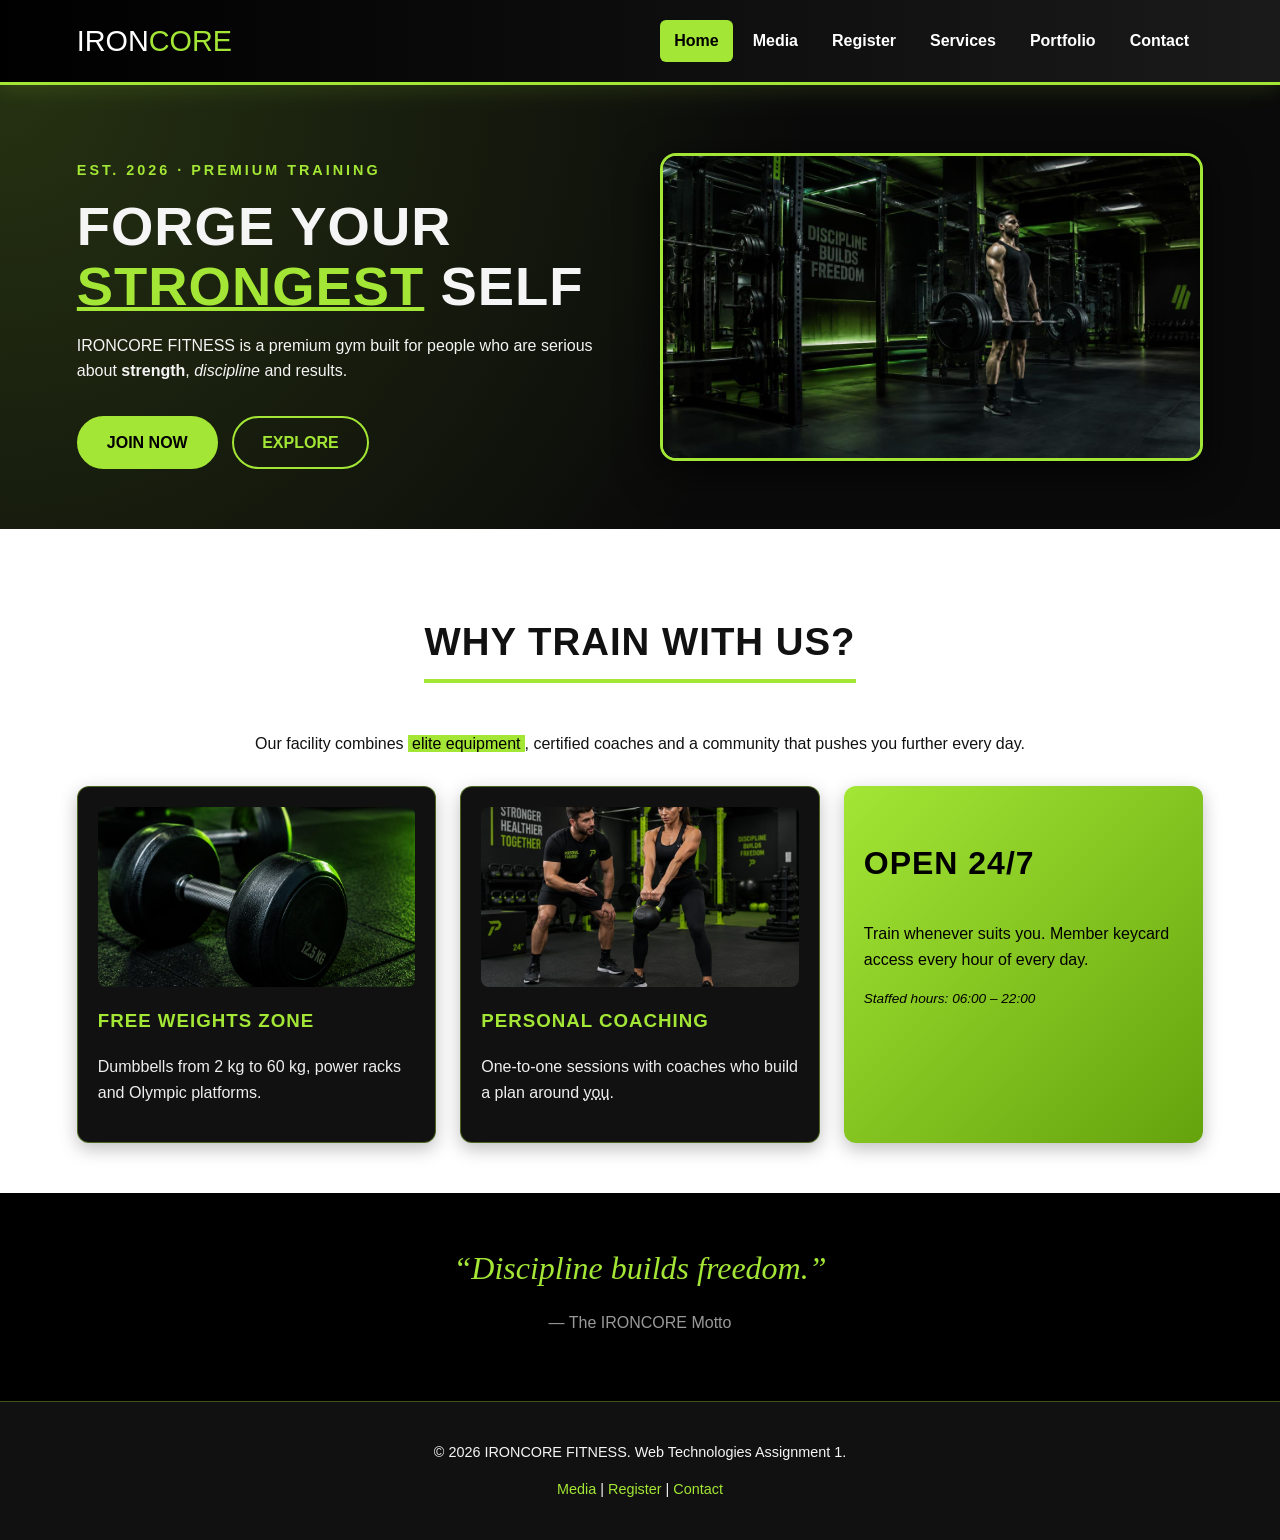
<file: index.html>
<!DOCTYPE html>
<html lang="en">
<head>
    <meta charset="UTF-8">
    <meta name="viewport" content="width=device-width, initial-scale=1.0">
    <meta name="description" content="IRONCORE FITNESS - premium strength and conditioning gym.">
    <title>IRONCORE FITNESS | Home</title>
    <link rel="stylesheet" href="home.css">
</head>
<body>
    <header class="site-header">
        <a href="index.html" class="logo">IRON<span>CORE</span></a>
        <nav aria-label="Main navigation">
            <ul class="nav-list">
                <li><a href="index.html" class="active">Home</a></li>
                <li><a href="media.html">Media</a></li>
                <li><a href="register.html">Register</a></li>
                <li><a href="services.html">Services</a></li>
                <li><a href="portfolio.html">Portfolio</a></li>
                <li><a href="contact.html">Contact</a></li>
            </ul>
        </nav>
    </header>

    <main>
        <section id="hero">
            <div class="hero-text">
                <p class="tagline">Est. 2026 &middot; Premium Training</p>
                <h1>Forge Your <span class="highlight">Strongest</span> Self</h1>
                <p>IRONCORE FITNESS is a premium gym built for people who are serious about <strong>strength</strong>, <em>discipline</em> and results.</p>
                <a href="register.html" class="btn">Join Now</a>
                <a href="media.html" class="btn btn-outline">Explore</a>
            </div>
            <img src="assets/gym-hero.jpg" alt="Athlete lifting a barbell inside the IRONCORE gym" class="hero-img">
        </section>

        <section id="about">
            <h2>Why Train With Us?</h2>
            <p>Our facility combines <mark>elite equipment</mark>, certified coaches and a community that pushes you further every day.</p>
            <div class="features">
                <article class="feature-card">
                    <img src="assets/gym-weights.jpg" alt="Dumbbells on the gym floor">
                    <h3>Free Weights Zone</h3>
                    <p>Dumbbells from 2&nbsp;kg to 60&nbsp;kg, power racks and Olympic platforms.</p>
                </article>
                <article class="feature-card">
                    <img src="assets/gym-trainer.jpg" alt="Coach guiding a member through kettlebell swings">
                    <h3>Personal Coaching</h3>
                    <p>One-to-one sessions with coaches who build a plan around <abbr title="Your personal goals">you</abbr>.</p>
                </article>
                <article class="feature-card highlight-card">
                    <h3>Open 24/7</h3>
                    <p>Train whenever suits you. Member keycard access every hour of every day.</p>
                    <p class="small-note">Staffed hours: <time>06:00</time> &ndash; <time>22:00</time></p>
                </article>
            </div>
        </section>

        <section id="quote">
            <blockquote>&ldquo;Discipline builds freedom.&rdquo;</blockquote>
            <p class="quote-author">&mdash; The IRONCORE Motto</p>
        </section>
    </main>

    <footer class="site-footer">
        <p>&copy; 2026 IRONCORE FITNESS. Web Technologies Assignment 1.</p>
        <p><a href="media.html">Media</a> | <a href="register.html">Register</a> | <a href="contact.html">Contact</a></p>
    </footer>
</body>
</html>
</file>
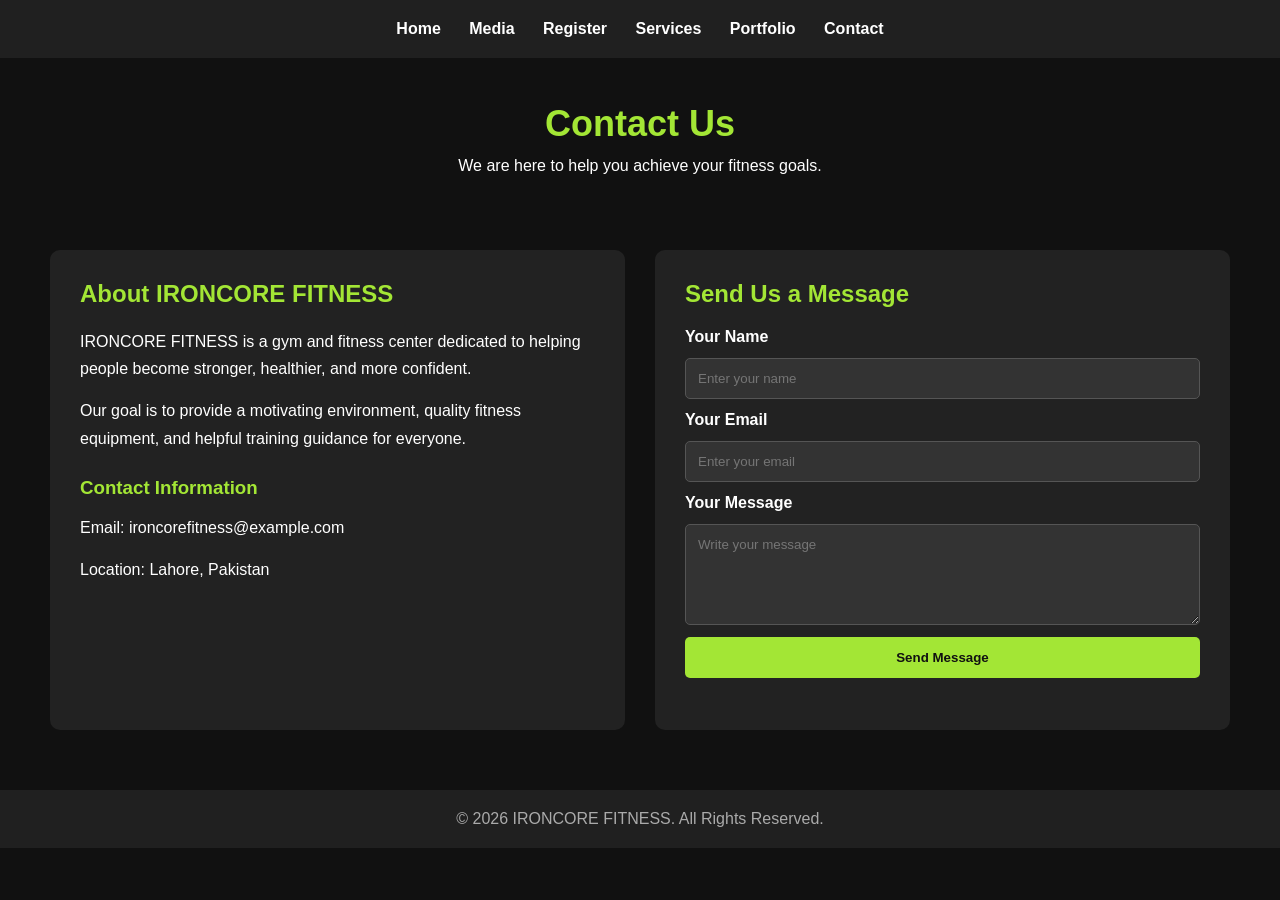
<file: contact.html>
<!DOCTYPE html>
<html lang="en">
<head>
    <meta charset="UTF-8">
    <meta name="viewport" content="width=device-width, initial-scale=1.0">
    <title>IRONCORE FITNESS | Contact</title>
    <link rel="stylesheet" href="contact.css">
    <script src="contact.js" defer></script>
</head>
<body>

    <nav class="navbar">
        <a href="index.html">Home</a>
        <a href="media.html">Media</a>
        <a href="register.html">Register</a>
        <a href="services.html">Services</a>
        <a href="portfolio.html">Portfolio</a>
        <a href="contact.html">Contact</a>
    </nav>

    <header class="contact-header">
        <h1>Contact Us</h1>
        <p>We are here to help you achieve your fitness goals.</p>
    </header>

    <main class="contact-container">

        <section class="about-section">
            <h2>About IRONCORE FITNESS</h2>
            <p>
                IRONCORE FITNESS is a gym and fitness center dedicated
                to helping people become stronger, healthier, and more
                confident.
            </p>
            <p>
                Our goal is to provide a motivating environment,
                quality fitness equipment, and helpful training
                guidance for everyone.
            </p>

            <h3>Contact Information</h3>
            <p>Email: ironcorefitness@example.com</p>
            <p>Location: Lahore, Pakistan</p>
        </section>

        <section class="form-section">
            <h2>Send Us a Message</h2>

            <form id="contactForm" novalidate>

                <label for="name">Your Name</label>
                <input type="text" id="name" name="name"
                    placeholder="Enter your name" required>

                <label for="email">Your Email</label>
                <input type="email" id="email" name="email"
                    placeholder="Enter your email" required>

                <label for="message">Your Message</label>
                <textarea id="message" name="message"
                    rows="5" placeholder="Write your message"
                    required></textarea>

                <button type="submit">Send Message</button>

                <p id="formMessage" aria-live="polite"></p>

            </form>
        </section>

    </main>

    <footer>
        <p>&copy; 2026 IRONCORE FITNESS. All Rights Reserved.</p>
    </footer>

</body>
</html>
</file>
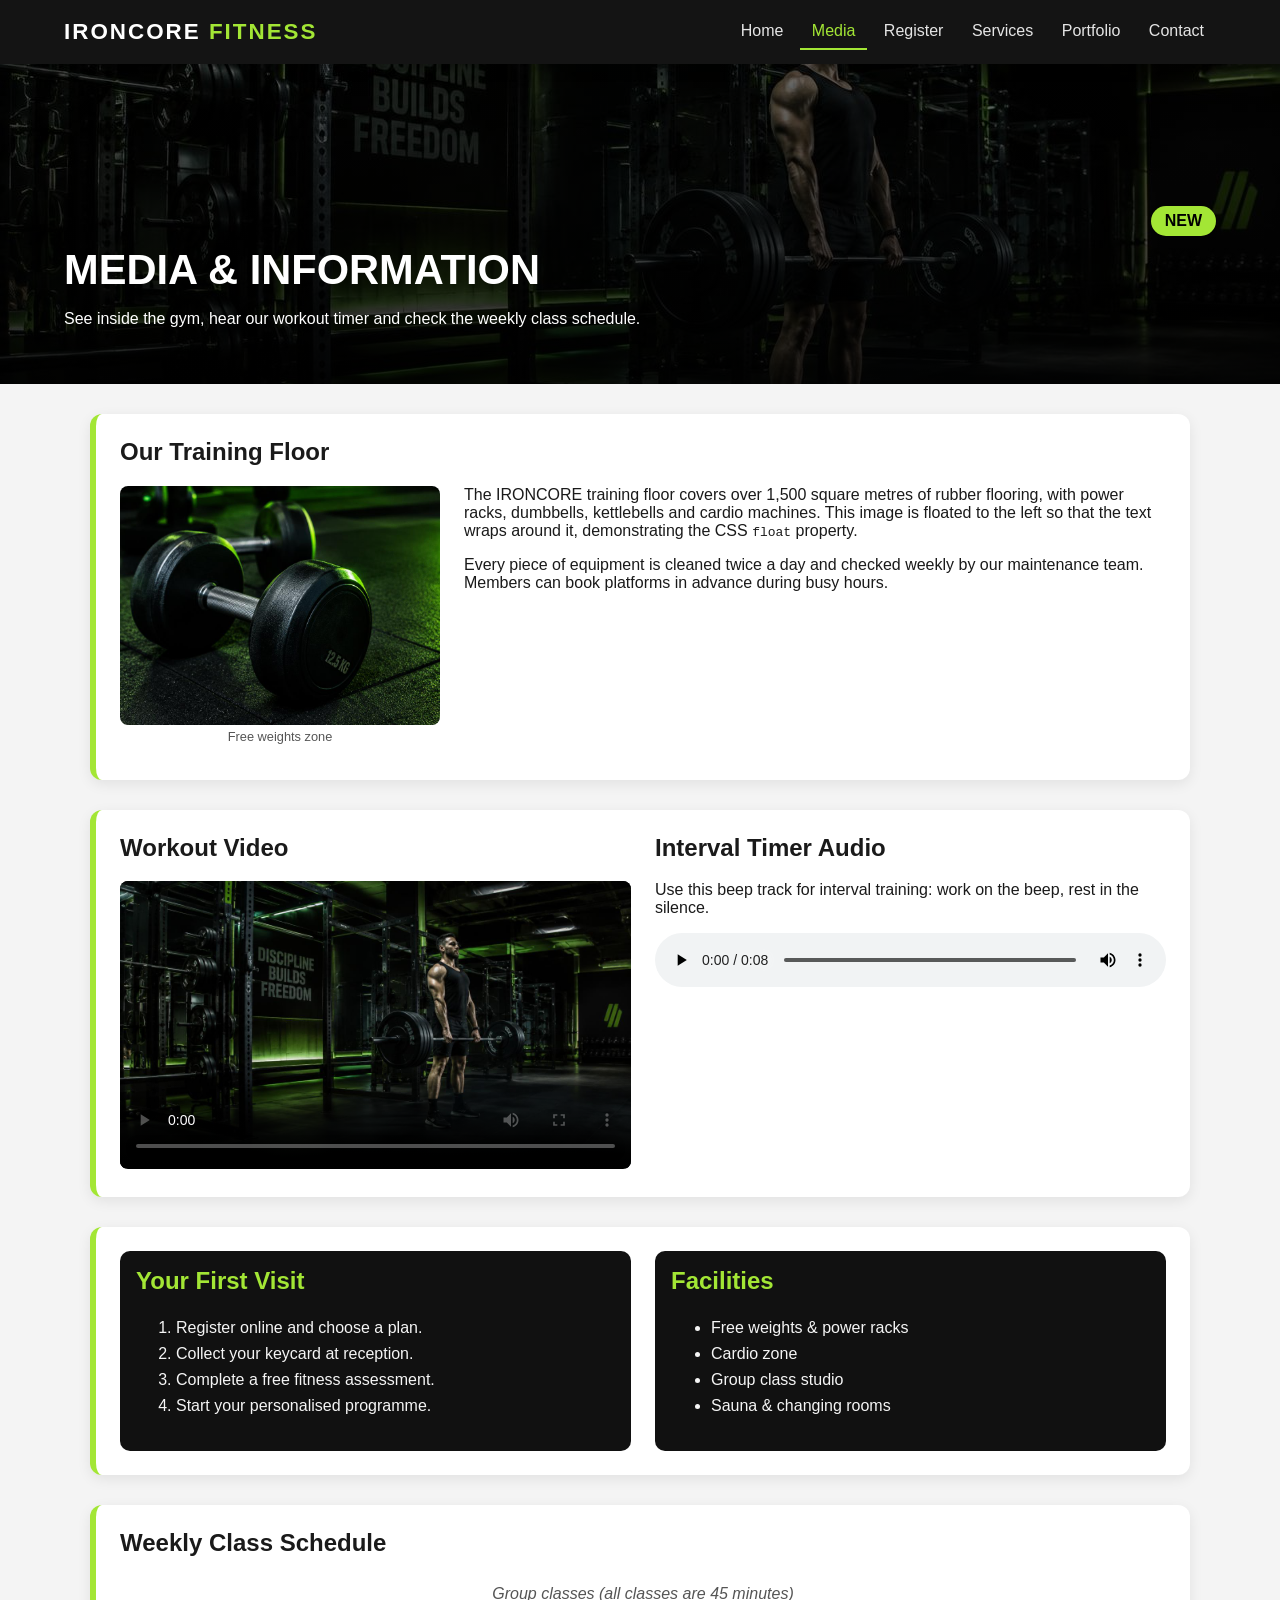
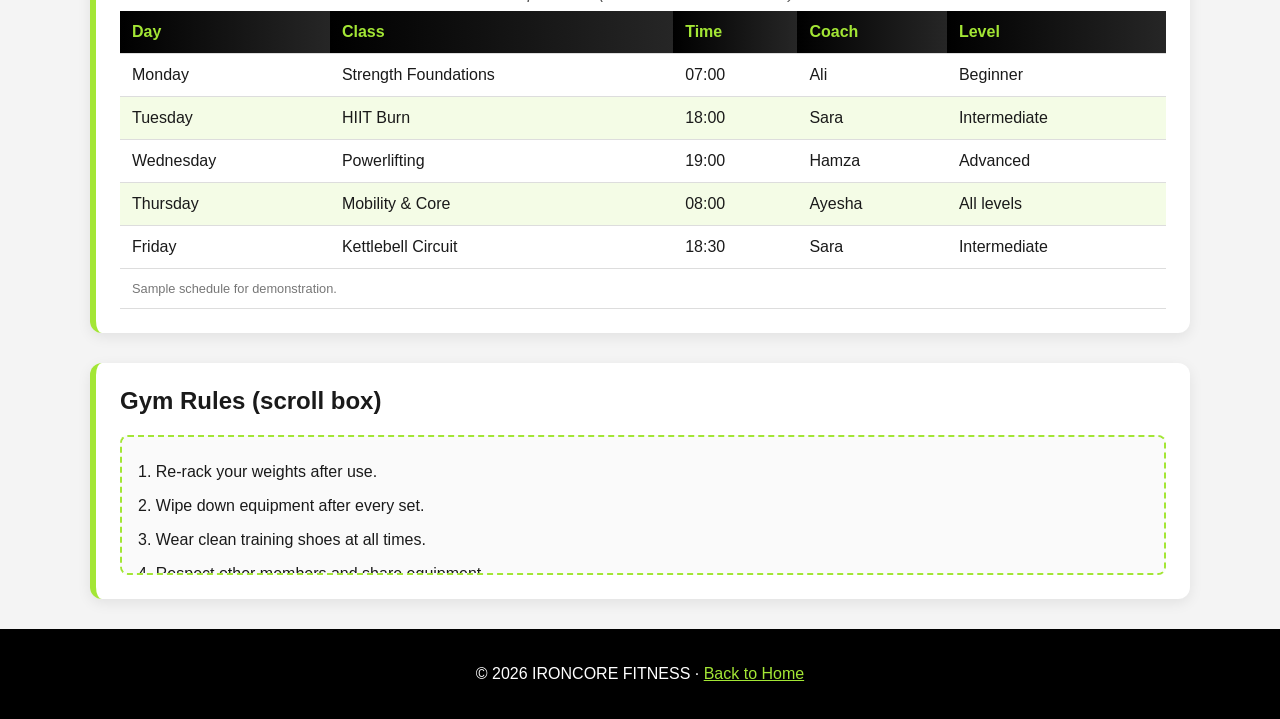
<file: media.html>
<!DOCTYPE html>
<html lang="en">
<head>
    <meta charset="UTF-8">
    <meta name="viewport" content="width=device-width, initial-scale=1.0">
    <meta name="description" content="IRONCORE FITNESS media: images, video, audio, schedule and membership info.">
    <title>IRONCORE FITNESS | Media &amp; Information</title>
    <link rel="stylesheet" href="media.css">
</head>
<body>
    <header class="top-bar">
        <a href="index.html" class="brand">IRONCORE <span>FITNESS</span></a>
        <nav aria-label="Main navigation">
            <ul class="menu">
                <li><a href="index.html">Home</a></li>
                <li><a href="media.html" class="current">Media</a></li>
                <li><a href="register.html">Register</a></li>
                <li><a href="services.html">Services</a></li>
                <li><a href="portfolio.html">Portfolio</a></li>
                <li><a href="contact.html">Contact</a></li>
            </ul>
        </nav>
    </header>

    <section class="banner">
        <div class="banner-overlay">
            <h1>Media &amp; Information</h1>
            <p>See inside the gym, hear our workout timer and check the weekly class schedule.</p>
            <span class="badge">NEW</span>
        </div>
    </section>

    <main class="container">
        <section class="block clearfix">
            <h2>Our Training Floor</h2>
            <figure class="float-img">
                <img src="assets/gym-weights.jpg" alt="Rubber dumbbells on the IRONCORE training floor" width="320" height="240">
                <figcaption>Free weights zone</figcaption>
            </figure>
            <p>The IRONCORE training floor covers over 1,500 square metres of rubber flooring, with power racks, dumbbells, kettlebells and cardio machines. This image is floated to the left so that the text wraps around it, demonstrating the CSS <code>float</code> property.</p>
            <p>Every piece of equipment is cleaned twice a day and checked weekly by our maintenance team. Members can book platforms in advance during busy hours.</p>
        </section>

        <section class="block media-grid">
            <div class="media-box">
                <h2>Workout Video</h2>
                <video controls width="640" height="360" poster="assets/gym-hero.jpg">
                    <source src="assets/workout.mp4" type="video/mp4">
                    Your browser does not support the video tag. <a href="assets/workout.mp4">Download the video</a>.
                </video>
            </div>
            <div class="media-box">
                <h2>Interval Timer Audio</h2>
                <p>Use this beep track for interval training: work on the beep, rest in the silence.</p>
                <audio controls>
                    <source src="assets/workout-beep.mp3" type="audio/mpeg">
                    Your browser does not support the audio element. <a href="assets/workout-beep.mp3">Download the audio</a>.
                </audio>
            </div>
        </section>

        <section class="block lists">
            <div class="list-box">
                <h2>Your First Visit</h2>
                <ol>
                    <li>Register online and choose a plan.</li>
                    <li>Collect your keycard at reception.</li>
                    <li>Complete a free fitness assessment.</li>
                    <li>Start your personalised programme.</li>
                </ol>
            </div>
            <div class="list-box">
                <h2>Facilities</h2>
                <ul>
                    <li>Free weights &amp; power racks</li>
                    <li>Cardio zone</li>
                    <li>Group class studio</li>
                    <li>Sauna &amp; changing rooms</li>
                </ul>
            </div>
        </section>

        <section class="block">
            <h2>Weekly Class Schedule</h2>
            <div class="table-wrap">
                <table>
                    <caption>Group classes (all classes are 45 minutes)</caption>
                    <thead>
                        <tr>
                            <th scope="col">Day</th>
                            <th scope="col">Class</th>
                            <th scope="col">Time</th>
                            <th scope="col">Coach</th>
                            <th scope="col">Level</th>
                        </tr>
                    </thead>
                    <tbody>
                        <tr><td>Monday</td><td>Strength Foundations</td><td>07:00</td><td>Ali</td><td>Beginner</td></tr>
                        <tr><td>Tuesday</td><td>HIIT Burn</td><td>18:00</td><td>Sara</td><td>Intermediate</td></tr>
                        <tr><td>Wednesday</td><td>Powerlifting</td><td>19:00</td><td>Hamza</td><td>Advanced</td></tr>
                        <tr><td>Thursday</td><td>Mobility &amp; Core</td><td>08:00</td><td>Ayesha</td><td>All levels</td></tr>
                        <tr><td>Friday</td><td>Kettlebell Circuit</td><td>18:30</td><td>Sara</td><td>Intermediate</td></tr>
                    </tbody>
                    <tfoot>
                        <tr><td colspan="5">Sample schedule for demonstration.</td></tr>
                    </tfoot>
                </table>
            </div>
        </section>

        <section class="block">
            <h2>Gym Rules (scroll box)</h2>
            <div class="scroll-box">
                <p>1. Re-rack your weights after use.</p>
                <p>2. Wipe down equipment after every set.</p>
                <p>3. Wear clean training shoes at all times.</p>
                <p>4. Respect other members and share equipment.</p>
                <p>5. Ask a coach if you are unsure how to use a machine.</p>
                <p>6. No dropping dumbbells outside the lifting platforms.</p>
                <p>7. Keep your phone volume off on the training floor.</p>
            </div>
        </section>
    </main>

    <footer class="bottom">
        <p>&copy; 2026 IRONCORE FITNESS &middot; <a href="index.html">Back to Home</a></p>
    </footer>
</body>
</html>
</file>
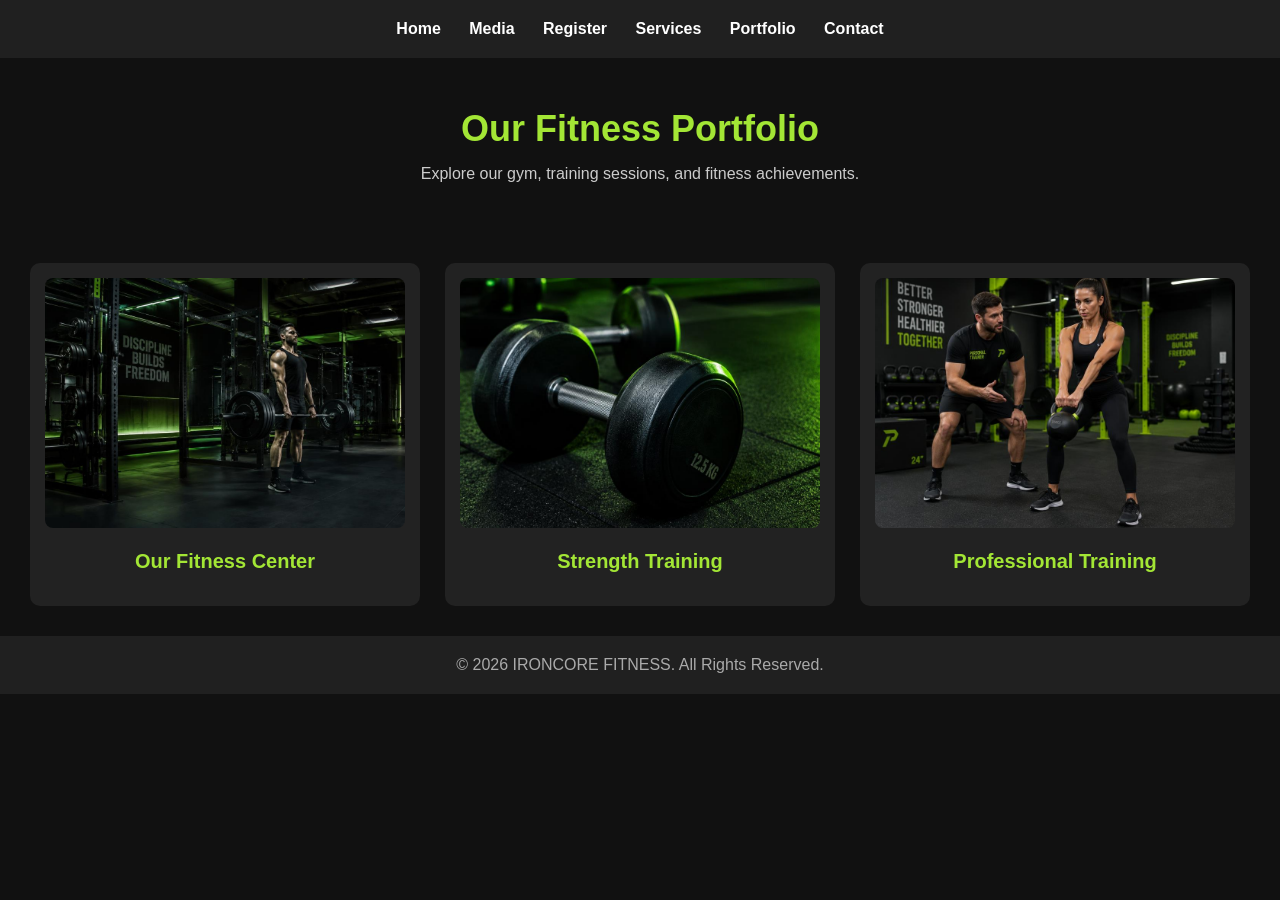
<file: portfolio.html>
<!DOCTYPE html>
<html lang="en">
<head>
    <meta charset="UTF-8">
    <meta name="viewport" content="width=device-width, initial-scale=1.0">
    <title>IRONCORE FITNESS | Portfolio</title>
    <link rel="stylesheet" href="portfolio.css">
</head>
<body>

    <nav class="navbar">
        <a href="index.html">Home</a>
        <a href="media.html">Media</a>
        <a href="register.html">Register</a>
        <a href="services.html">Services</a>
        <a href="portfolio.html">Portfolio</a>
        <a href="contact.html">Contact</a>
    </nav>

    <header class="portfolio-header">
        <h1>Our Fitness Portfolio</h1>
        <p>Explore our gym, training sessions, and fitness achievements.</p>
    </header>

    <main class="gallery">

        <figure class="gallery-item item-one">
            <img src="assets/gym-hero.jpg" alt="IRONCORE fitness gym">
            <figcaption>Our Fitness Center</figcaption>
        </figure>

        <figure class="gallery-item item-two">
            <img src="assets/gym-weights.jpg" alt="Dumbbells for strength training">
            <figcaption>Strength Training</figcaption>
        </figure>

        <figure class="gallery-item item-three">
            <img src="assets/gym-trainer.jpg" alt="Personal fitness training">
            <figcaption>Professional Training</figcaption>
        </figure>

    </main>

    <footer>
        <p>&copy; 2026 IRONCORE FITNESS. All Rights Reserved.</p>
    </footer>

</body>
</html>
</file>
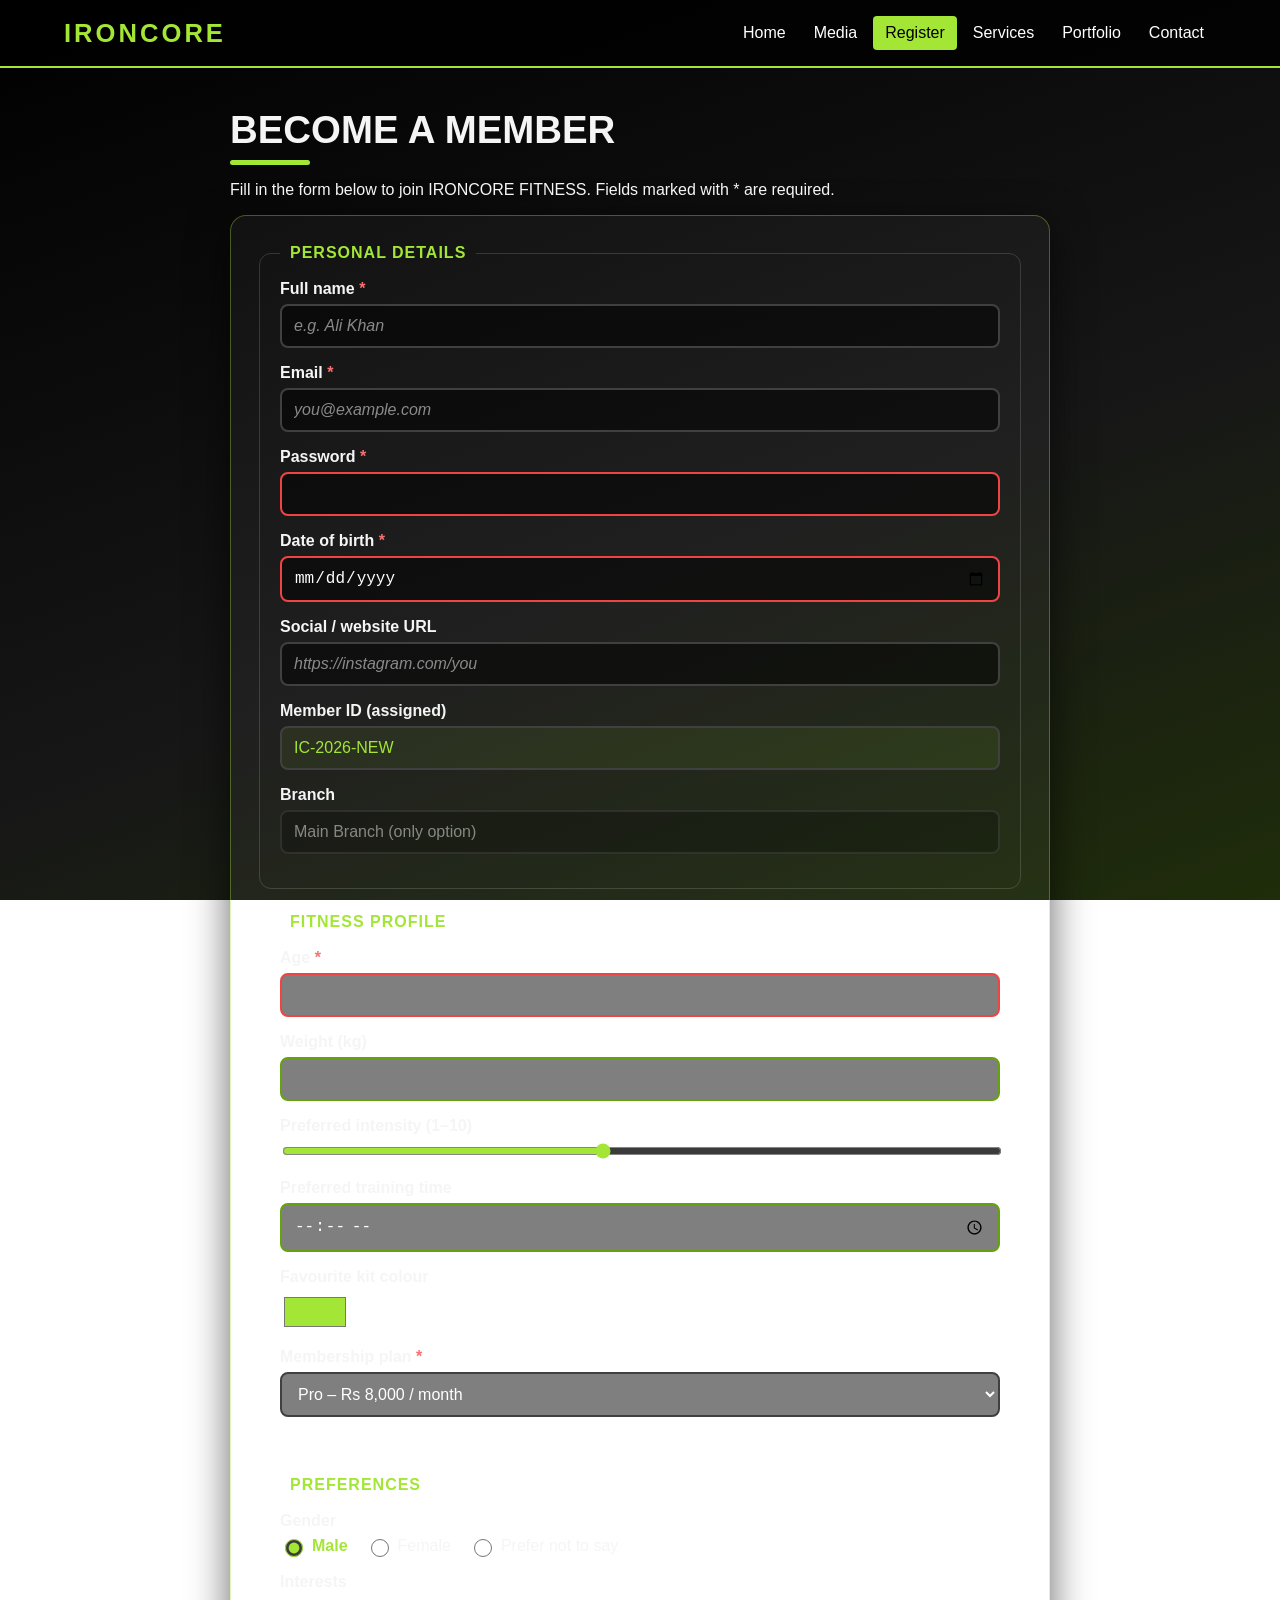
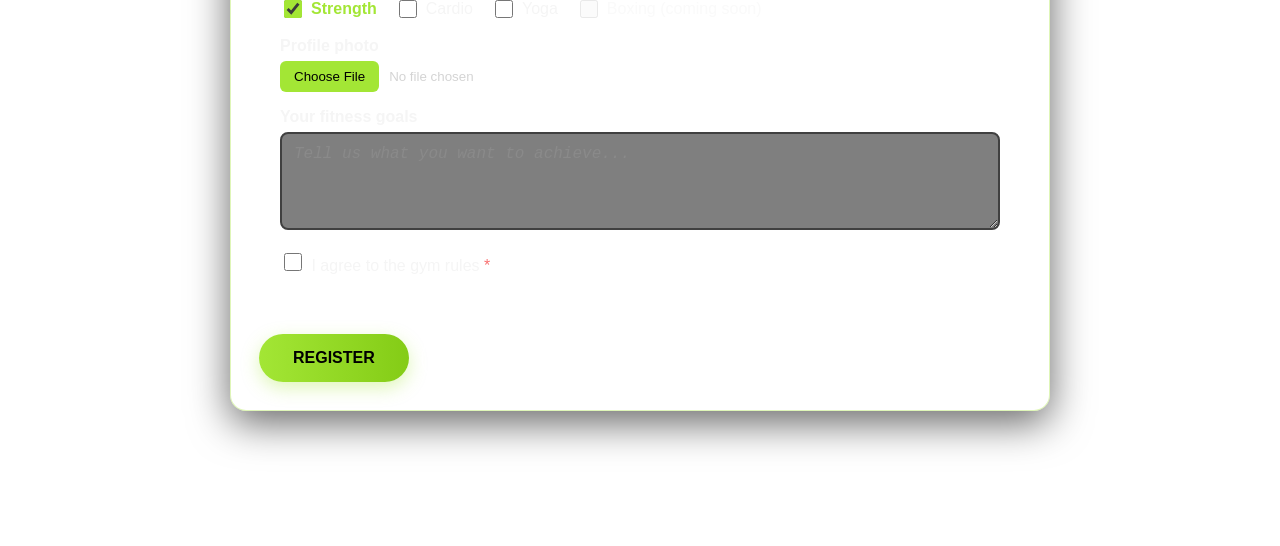
<file: register.html>
<!DOCTYPE html>
<html lang="en">
<head>
    <meta charset="UTF-8">
    <meta name="viewport" content="width=device-width, initial-scale=1.0">
    <meta name="description" content="Register for an IRONCORE FITNESS membership.">
    <title>IRONCORE FITNESS | Register</title>
    <link rel="stylesheet" href="register.css">
    <script src="register.js" defer></script>
</head>
<body>
    <header class="nav-header">
        <a href="index.html" class="site-name">IRONCORE</a>
        <nav aria-label="Main navigation">
            <ul>
                <li><a href="index.html">Home</a></li>
                <li><a href="media.html">Media</a></li>
                <li><a href="register.html" aria-current="page">Register</a></li>
                <li><a href="services.html">Services</a></li>
                <li><a href="portfolio.html">Portfolio</a></li>
                <li><a href="contact.html">Contact</a></li>
            </ul>
        </nav>
    </header>

    <main class="form-page">
        <section class="intro">
            <h1>Become a Member</h1>
            <p>Fill in the form below to join IRONCORE FITNESS. Fields marked with * are required.</p>
        </section>

        <form class="reg-form" id="registerForm">
            <fieldset>
                <legend>Personal Details</legend>

                <div class="field">
                    <label for="fullname" class="required">Full name</label>
                    <input type="text" id="fullname" name="fullname" placeholder="e.g. Ali Khan" required minlength="3" maxlength="40">
                </div>

                <div class="field">
                    <label for="email" class="required">Email</label>
                    <input type="email" id="email" name="email" placeholder="you@example.com" required>
                </div>

                <div class="field">
                    <label for="password" class="required">Password</label>
                    <input type="password" id="password" name="password" required minlength="8" maxlength="20">
                </div>

                <div class="field">
                    <label for="dob" class="required">Date of birth</label>
                    <input type="date" id="dob" name="dob" required min="1940-01-01" max="2010-12-31">
                </div>

                <div class="field">
                    <label for="website">Social / website URL</label>
                    <input type="url" id="website" name="website" placeholder="https://instagram.com/you">
                </div>

                <div class="field">
                    <label for="memberid">Member ID (assigned)</label>
                    <input type="text" id="memberid" name="memberid" value="IC-2026-NEW" readonly>
                </div>

                <div class="field">
                    <label for="branch">Branch</label>
                    <input type="text" id="branch" name="branch" value="Main Branch (only option)" disabled>
                </div>
            </fieldset>

            <fieldset>
                <legend>Fitness Profile</legend>

                <div class="field">
                    <label for="age" class="required">Age</label>
                    <input type="number" id="age" name="age" min="16" max="80" required>
                </div>

                <div class="field">
                    <label for="weight">Weight (kg)</label>
                    <input type="number" id="weight" name="weight" min="30" max="250" step="0.5">
                </div>

                <div class="field">
                    <label for="intensity">Preferred intensity (1&ndash;10)</label>
                    <input type="range" id="intensity" name="intensity" min="1" max="10" value="5">
                </div>

                <div class="field">
                    <label for="trainTime">Preferred training time</label>
                    <input type="time" id="trainTime" name="trainTime" min="06:00" max="22:00">
                </div>

                <div class="field">
                    <label for="kitColour">Favourite kit colour</label>
                    <input type="color" id="kitColour" name="kitColour" value="#a3e635">
                </div>

                <div class="field">
                    <label for="plan" class="required">Membership plan</label>
                    <select id="plan" name="plan" required>
                        <option value="">-- Choose a plan --</option>
                        <option value="basic">Basic &ndash; Rs 5,000 / month</option>
                        <option value="pro" selected>Pro &ndash; Rs 8,000 / month</option>
                        <option value="elite">Elite &ndash; Rs 12,000 / month</option>
                    </select>
                </div>
            </fieldset>

            <fieldset>
                <legend>Preferences</legend>

                <div class="field">
                    <span class="group-label">Gender</span>
                    <div class="options">
                        <input type="radio" id="male" name="gender" value="male" checked>
                        <label for="male">Male</label>
                        <input type="radio" id="female" name="gender" value="female">
                        <label for="female">Female</label>
                        <input type="radio" id="other" name="gender" value="other">
                        <label for="other">Prefer not to say</label>
                    </div>
                </div>

                <div class="field">
                    <span class="group-label">Interests</span>
                    <div class="options">
                        <input type="checkbox" id="strength" name="interests" value="strength" checked>
                        <label for="strength">Strength</label>
                        <input type="checkbox" id="cardio" name="interests" value="cardio">
                        <label for="cardio">Cardio</label>
                        <input type="checkbox" id="yoga" name="interests" value="yoga">
                        <label for="yoga">Yoga</label>
                        <input type="checkbox" id="boxing" name="interests" value="boxing" disabled>
                        <label for="boxing">Boxing (coming soon)</label>
                    </div>
                </div>

                <div class="field">
                    <label for="photo">Profile photo</label>
                    <input type="file" id="photo" name="photo" accept="image/*">
                </div>

                <div class="field">
                    <label for="goals">Your fitness goals</label>
                    <textarea id="goals" name="goals" rows="4" maxlength="300" placeholder="Tell us what you want to achieve..."></textarea>
                </div>

                <div class="field">
                    <input type="checkbox" id="terms" name="terms" required>
                    <label for="terms" class="required">I agree to the gym rules</label>
                </div>
            </fieldset>

            <div class="actions">
                <button type="submit">Register</button>
                <button type="reset" class="secondary">Clear</button>
            </div>
        </form>
        <p id="registerMessage" aria-live="polite"></p>
    </main>

    <footer class="page-footer">
        <p>&copy; 2026 IRONCORE FITNESS</p>
    </footer>
</body>
</html>
</file>
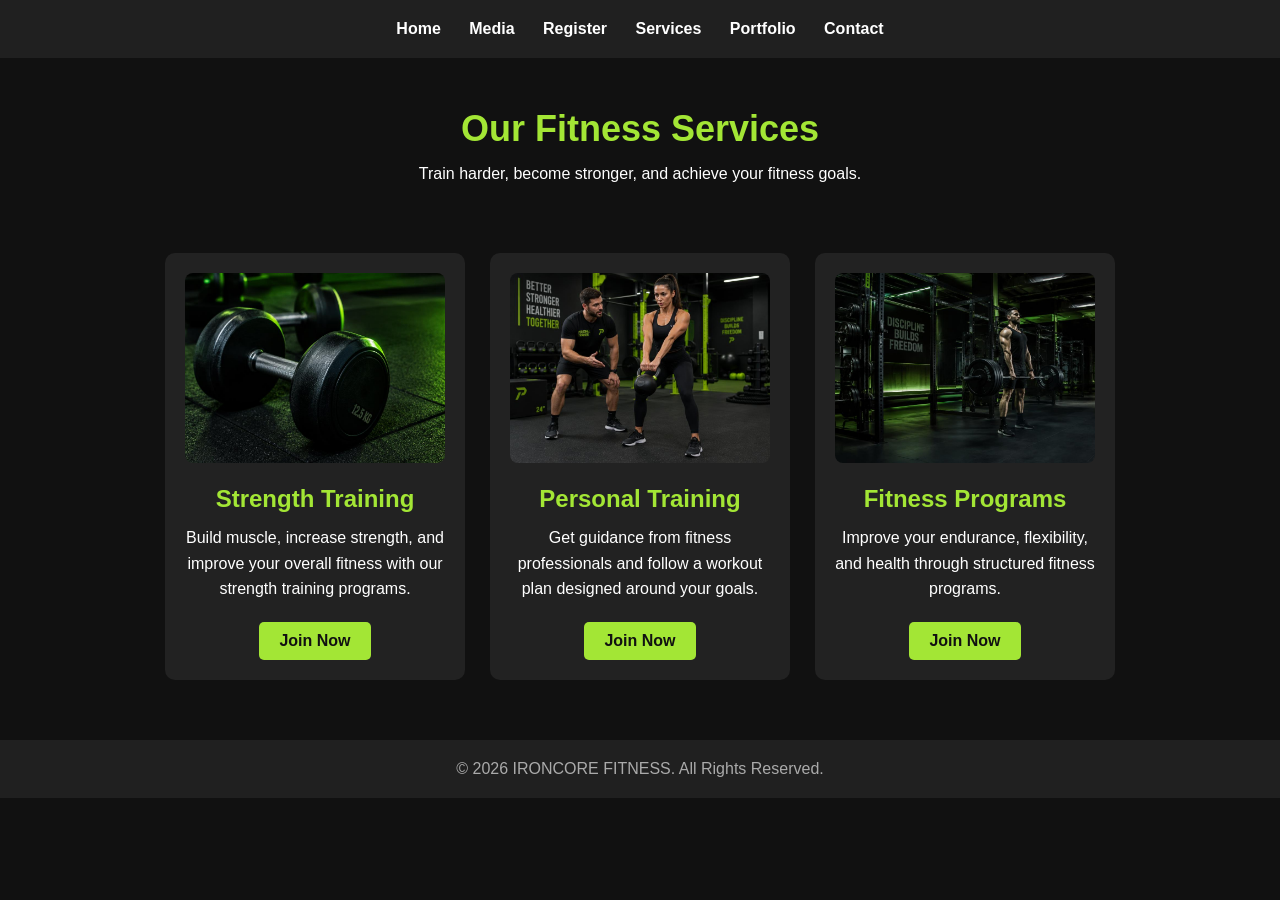
<file: services.html>
<!DOCTYPE html>
<html lang="en">
<head>
    <meta charset="UTF-8">
    <meta name="viewport" content="width=device-width, initial-scale=1.0">
    <title>IRONCORE FITNESS | Services</title>
    <link rel="stylesheet" href="services.css">
</head>
<body>

    <nav class="navbar">
        <a href="index.html">Home</a>
        <a href="media.html">Media</a>
        <a href="register.html">Register</a>
        <a href="services.html">Services</a>
        <a href="portfolio.html">Portfolio</a>
        <a href="contact.html">Contact</a>
    </nav>

    <header class="services-header">
        <h1>Our Fitness Services</h1>
        <p>Train harder, become stronger, and achieve your fitness goals.</p>
    </header>

    <main class="services-container">

        <section class="service-card">
            <img src="assets/gym-weights.jpg" alt="Weight training equipment">
            <h2>Strength Training</h2>
            <p>Build muscle, increase strength, and improve your overall fitness with our strength training programs.</p>
            <a href="register.html">Join Now</a>
        </section>

        <section class="service-card">
            <img src="assets/gym-trainer.jpg" alt="Personal fitness training">
            <h2>Personal Training</h2>
            <p>Get guidance from fitness professionals and follow a workout plan designed around your goals.</p>
            <a href="register.html">Join Now</a>
        </section>

        <section class="service-card">
            <img src="assets/gym-hero.jpg" alt="Gym fitness environment">
            <h2>Fitness Programs</h2>
            <p>Improve your endurance, flexibility, and health through structured fitness programs.</p>
            <a href="register.html">Join Now</a>
        </section>

    </main>

    <footer>
        <p>&copy; 2026 IRONCORE FITNESS. All Rights Reserved.</p>
    </footer>

</body>
</html>
</file>
<file: home.css>
* {
    box-sizing: border-box;
}

body {
    margin: 0;
    font-family: "Segoe UI", Arial, Helvetica, sans-serif;
    background-color: #0a0a0a;
    color: #f5f5f5;
    line-height: 1.6;
}

h1, h2, h3 {
    font-family: Impact, "Arial Black", sans-serif;
    letter-spacing: 1px;
    text-transform: uppercase;
}

a {
    color: #a3e635;
    text-decoration: none;
}

img {
    max-width: 100%;
    display: block;
}

/* Header & navigation */
.site-header {
    display: flex;
    justify-content: space-between;
    align-items: center;
    flex-wrap: wrap;
    padding: 18px 6%;
    background: linear-gradient(90deg, #000000, #1a1a1a);
    border-bottom: 3px solid #a3e635;
    box-shadow: 0 4px 20px rgba(163, 230, 53, 0.15);
}

.logo {
    font-family: Impact, sans-serif;
    font-size: 1.8rem;
    color: #ffffff;
}

.logo span {
    color: #a3e635;
}

.nav-list {
    list-style: none;
    display: flex;
    flex-wrap: wrap;
    gap: 6px;
    margin: 0;
    padding: 0;
}

.nav-list a {
    display: inline-block;
    padding: 8px 14px;
    color: #ffffff;
    font-weight: 600;
    border-radius: 6px;
}

.nav-list a:hover,
.nav-list a.active {
    background-color: #a3e635;
    color: #000000;
}

/* ID selector - hero */
#hero {
    display: grid;
    grid-template-columns: 1fr 1fr;
    gap: 40px;
    align-items: center;
    padding: 60px 6%;
    background: radial-gradient(circle at top left, rgba(163, 230, 53, 0.18), transparent 60%);
}

#hero h1 {
    font-size: 3.4rem;
    line-height: 1.1;
    margin: 10px 0;
}

.tagline {
    font-size: 0.9rem;
    font-weight: bold;
    letter-spacing: 3px;
    text-transform: uppercase;
    color: #a3e635;
}

.highlight {
    color: #a3e635;
    text-decoration: underline;
    text-decoration-thickness: 4px;
}

.hero-img {
    border: 3px solid #a3e635;
    border-radius: 16px;
    box-shadow: 0 10px 40px rgba(0, 0, 0, 0.7);
}

/* Class selectors - buttons */
.btn {
    display: inline-block;
    margin: 16px 10px 0 0;
    padding: 12px 28px;
    background-color: #a3e635;
    color: #000000;
    font-weight: bold;
    text-transform: uppercase;
    border: 2px solid #a3e635;
    border-radius: 40px;
}

.btn:hover {
    background-color: #bef264;
}

.btn-outline {
    background-color: transparent;
    color: #a3e635;
}

/* About section */
#about {
    padding: 50px 6%;
    text-align: center;
    background-color: #ffffff;
    color: #111111;
}

#about h2 {
    font-size: 2.4rem;
    border-bottom: 4px solid #a3e635;
    display: inline-block;
    padding-bottom: 6px;
}

mark {
    background-color: #a3e635;
    color: #000000;
    padding: 0 4px;
}

.features {
    display: grid;
    grid-template-columns: repeat(3, 1fr);
    gap: 24px;
    margin-top: 30px;
    text-align: left;
}

.feature-card {
    background-color: #111111;
    color: #eeeeee;
    padding: 20px;
    border-radius: 12px;
    border: 1px solid rgba(163, 230, 53, 0.4);
    box-shadow: 0 6px 18px rgba(0, 0, 0, 0.25);
}

.feature-card img {
    border-radius: 8px;
    height: 180px;
    width: 100%;
    object-fit: cover;
}

.feature-card h3 {
    color: #a3e635;
}

.highlight-card {
    background: linear-gradient(135deg, #a3e635, #65a30d);
    color: #000000;
    border: none;
}

.highlight-card h3 {
    color: #000000;
    font-size: 2rem;
}

.small-note {
    font-size: 0.85rem;
    font-style: italic;
}

/* Quote */
#quote {
    padding: 50px 6%;
    text-align: center;
    background-color: #000000;
}

blockquote {
    font-family: Georgia, serif;
    font-size: 2rem;
    font-style: italic;
    margin: 0;
    color: #a3e635;
}

.quote-author {
    color: rgba(255, 255, 255, 0.6);
}

/* Footer */
.site-footer {
    text-align: center;
    padding: 24px;
    background-color: #111111;
    border-top: 1px solid rgba(163, 230, 53, 0.3);
    font-size: 0.9rem;
}

/* Responsive */
@media (max-width: 850px) {
    #hero {
        grid-template-columns: 1fr;
    }

    #hero h1 {
        font-size: 2.4rem;
    }

    .features {
        grid-template-columns: 1fr;
    }

    .site-header {
        justify-content: center;
        gap: 10px;
    }
}
</file>
<file: contact.css>
* {
    margin: 0;
    padding: 0;
    box-sizing: border-box;
}

body {
    background-color: #111111;
    color: white;
    font-family: Arial, sans-serif;
}

.navbar {
    background-color: #202020;
    padding: 20px;
    text-align: center;
}

.navbar a {
    color: white;
    text-decoration: none;
    margin: 0 12px;
    font-weight: bold;
}

.navbar a:hover {
    color: #a3e635;
}

.contact-header {
    text-align: center;
    padding: 45px 20px;
}

.contact-header h1 {
    color: #a3e635;
    font-size: 36px;
    margin-bottom: 12px;
}

.contact-container {
    display: grid;
    grid-template-columns: 1fr 1fr;
    gap: 30px;
    padding: 30px 50px 60px;
}

.about-section,
.form-section {
    background-color: #222222;
    padding: 30px;
    border-radius: 10px;
}

.about-section h2,
.form-section h2 {
    color: #a3e635;
    margin-bottom: 20px;
}

.about-section p {
    line-height: 1.7;
    margin-bottom: 15px;
}

.about-section h3 {
    color: #a3e635;
    margin: 25px 0 15px;
}

.form-section form {
    display: flex;
    flex-direction: column;
    gap: 12px;
}

.form-section label {
    font-weight: bold;
}

.form-section input,
.form-section textarea {
    padding: 12px;
    border: 1px solid #555555;
    border-radius: 5px;
    background-color: #333333;
    color: white;
    font-family: Arial, sans-serif;
}

.form-section button {
    background-color: #a3e635;
    color: #111111;
    border: none;
    padding: 13px;
    border-radius: 5px;
    font-weight: bold;
    cursor: pointer;
}

.form-section button:hover {
    background-color: white;
}

#formMessage {
    margin-top: 10px;
    font-weight: bold;
}

footer {
    background-color: #202020;
    color: #aaaaaa;
    text-align: center;
    padding: 20px;
}

@media (max-width: 800px) {
    .contact-container {
        grid-template-columns: 1fr;
        padding: 25px;
    }
}

@media (max-width: 500px) {
    .navbar a {
        display: inline-block;
        margin: 8px;
    }

    .contact-header h1 {
        font-size: 28px;
    }

    .contact-container {
        padding: 15px;
    }

    .about-section,
    .form-section {
        padding: 20px;
    }
}
</file>
<file: media.css>
/* ===== IRONCORE FITNESS - Media page styles ===== */

/* box-sizing */
*,
*::before,
*::after {
    box-sizing: border-box;
}

body {
    margin: 0;
    font-family: Verdana, Tahoma, sans-serif;
    background-color: #f4f4f4;
    color: #1a1a1a;
}

a {
    color: #4d7c0f;
}

/* Header uses position: sticky */
.top-bar {
    position: sticky;
    top: 0;
    z-index: 10;
    display: flex;
    flex-wrap: wrap;
    justify-content: space-between;
    align-items: center;
    padding: 14px 5%;
    background-color: rgba(0, 0, 0, 0.92);
    box-shadow: 0 3px 12px rgba(0, 0, 0, 0.4);
}

.brand {
    color: #ffffff;
    font-weight: bold;
    font-size: 1.4rem;
    text-decoration: none;
    letter-spacing: 2px;
}

.brand span {
    color: #a3e635;
}

.menu {
    list-style: none;
    margin: 0;
    padding: 0;
}

/* display: inline-block */
.menu li {
    display: inline-block;
}

.menu a {
    display: block;
    padding: 8px 12px;
    color: #e5e5e5;
    text-decoration: none;
    border-bottom: 2px solid transparent;
}

.menu a:hover,
.menu a.current {
    color: #a3e635;
    border-bottom-color: #a3e635;
}

/* Background image + position: relative/absolute */
.banner {
    position: relative;
    height: 320px;
    background-image: linear-gradient(rgba(0, 0, 0, 0.55), rgba(0, 0, 0, 0.85)), url("assets/gym-hero.jpg");
    background-size: cover;
    background-position: center;
    background-repeat: no-repeat;
}

.banner-overlay {
    position: absolute;
    left: 5%;
    bottom: 40px;
    width: 90%;
    color: #ffffff;
}

.banner h1 {
    margin: 0 0 8px;
    font-size: 2.6rem;
    text-transform: uppercase;
}

.badge {
    position: absolute;
    top: -40px;
    right: 0;
    padding: 6px 14px;
    background-color: #a3e635;
    color: #000000;
    font-weight: bold;
    border-radius: 20px;
}

/* width, margin, padding */
.container {
    width: 90%;
    max-width: 1100px;
    margin: 30px auto;
}

.block {
    margin-bottom: 30px;
    padding: 24px;
    background-color: #ffffff;
    border-radius: 12px;
    border-left: 6px solid #a3e635;
    box-shadow: 0 4px 14px rgba(0, 0, 0, 0.08);
}

.block h2 {
    margin-top: 0;
}

/* float */
.float-img {
    float: left;
    width: 320px;
    margin: 0 24px 12px 0;
}

.float-img img {
    width: 100%;
    height: auto;
    border-radius: 8px;
}

.float-img figcaption {
    font-size: 0.8rem;
    color: #555555;
    text-align: center;
}

.clearfix::after {
    content: "";
    display: table;
    clear: both;
}

/* Media grid */
.media-grid {
    display: flex;
    flex-wrap: wrap;
    gap: 24px;
}

.media-box {
    flex: 1 1 300px;
}

video {
    width: 100%;
    height: auto;
    border-radius: 8px;
    background-color: #000000;
}

audio {
    width: 100%;
}

/* Lists */
.lists {
    display: flex;
    flex-wrap: wrap;
    gap: 24px;
}

.list-box {
    flex: 1 1 260px;
    padding: 16px;
    background-color: #111111;
    color: #f5f5f5;
    border-radius: 10px;
}

.list-box h2 {
    color: #a3e635;
}

.list-box li {
    padding: 4px 0;
}

/* Table */
.table-wrap {
    overflow-x: auto;
}

table {
    width: 100%;
    border-collapse: collapse;
    min-width: 520px;
}

caption {
    padding: 8px;
    font-style: italic;
    color: #555555;
}

th,
td {
    padding: 12px;
    text-align: left;
    border-bottom: 1px solid #dddddd;
}

thead th {
    background: linear-gradient(90deg, #000000, #262626);
    color: #a3e635;
}

tbody tr:nth-child(even) {
    background-color: rgba(163, 230, 53, 0.12);
}

tfoot td {
    font-size: 0.8rem;
    color: #777777;
}

/* overflow + fixed height */
.scroll-box {
    height: 140px;
    overflow-y: scroll;
    padding: 10px 16px;
    border: 2px dashed #a3e635;
    border-radius: 8px;
    background-color: #fafafa;
}

/* display: none example - hidden on small screens */
.bottom {
    padding: 20px;
    text-align: center;
    background-color: #000000;
    color: #ffffff;
}

.bottom a {
    color: #a3e635;
}

@media (max-width: 700px) {
    .float-img {
        float: none;
        width: 100%;
        margin-right: 0;
    }

    .banner h1 {
        font-size: 1.8rem;
    }

    .badge {
        display: none;
    }

    .menu li {
        display: block;
    }

    .top-bar {
        position: relative;
    }
}
</file>
<file: portfolio.css>
* {
    margin: 0;
    padding: 0;
    box-sizing: border-box;
}

body {
    background-color: #111111;
    color: white;
    font-family: Arial, sans-serif;
}

.navbar {
    background-color: #202020;
    padding: 20px;
    text-align: center;
}

.navbar a {
    color: white;
    text-decoration: none;
    margin: 0 12px;
    font-weight: bold;
}

.navbar a:hover {
    color: #a3e635;
}

.portfolio-header {
    text-align: center;
    padding: 50px 20px;
}

.portfolio-header h1 {
    color: #a3e635;
    font-size: 36px;
    margin-bottom: 15px;
}

.portfolio-header p {
    color: #cccccc;
}

.gallery {
    display: grid;
    grid-template-areas:
        "one two three";
    grid-template-columns: repeat(3, 1fr);
    gap: 25px;
    padding: 30px;
}

.item-one {
    grid-area: one;
}

.item-two {
    grid-area: two;
}

.item-three {
    grid-area: three;
}

.gallery-item {
    background-color: #222222;
    padding: 15px;
    border-radius: 10px;
    text-align: center;
    animation: fadeIn 1.2s ease-in-out;
}

.gallery-item img {
    width: 100%;
    height: 250px;
    object-fit: cover;
    border-radius: 8px;
    transition: transform 0.4s ease;
}

.gallery-item img:hover {
    transform: scale(1.05);
}

.gallery-item figcaption {
    color: #a3e635;
    font-size: 20px;
    font-weight: bold;
    padding: 18px 5px;
}

@keyframes fadeIn {
    from {
        opacity: 0;
        transform: translateY(30px);
    }

    to {
        opacity: 1;
        transform: translateY(0);
    }
}

footer {
    background-color: #202020;
    color: #aaaaaa;
    text-align: center;
    padding: 20px;
}

/* Tablet screen */
@media (max-width: 900px) {
    .gallery {
        grid-template-areas:
            "one two"
            "three three";
        grid-template-columns: repeat(2, 1fr);
    }

    .gallery-item img {
        height: 220px;
    }
}

/* Mobile screen */
@media (max-width: 600px) {
    .navbar a {
        display: inline-block;
        margin: 8px;
    }

    .gallery {
        grid-template-areas:
            "one"
            "two"
            "three";
        grid-template-columns: 1fr;
        padding: 20px;
    }

    .portfolio-header h1 {
        font-size: 28px;
    }
}
</file>
<file: register.css>
/* ===== IRONCORE FITNESS - Registration page styles ===== */

* {
    box-sizing: border-box;
}

body {
    margin: 0;
    font-family: "Trebuchet MS", Arial, sans-serif;
    background: linear-gradient(160deg, #000000 0%, #171717 60%, #1f2d0a 100%);
    background-attachment: fixed;
    color: #f5f5f5;
    min-height: 100vh;
}

/* Navigation - child combinator (>) */
.nav-header {
    display: flex;
    flex-wrap: wrap;
    justify-content: space-between;
    align-items: center;
    padding: 16px 5%;
    background-color: rgba(0, 0, 0, 0.8);
    border-bottom: 2px solid #a3e635;
}

.site-name {
    color: #a3e635;
    font-size: 1.6rem;
    font-weight: bold;
    letter-spacing: 3px;
    text-decoration: none;
}

.nav-header ul {
    list-style: none;
    display: flex;
    flex-wrap: wrap;
    gap: 4px;
    margin: 0;
    padding: 0;
}

.nav-header ul > li > a {
    display: block;
    padding: 8px 12px;
    color: #ffffff;
    text-decoration: none;
    border-radius: 4px;
}

.nav-header ul > li > a:hover {
    background-color: rgba(163, 230, 53, 0.2);
}

/* Attribute selector on aria-current */
a[aria-current="page"] {
    background-color: #a3e635;
    color: #000000 !important;
}

.form-page {
    width: 92%;
    max-width: 820px;
    margin: 40px auto;
}

.intro h1 {
    font-size: 2.4rem;
    text-transform: uppercase;
    margin-bottom: 4px;
}

/* Pseudo-element ::after on heading */
.intro h1::after {
    content: "";
    display: block;
    width: 80px;
    height: 5px;
    margin-top: 8px;
    background-color: #a3e635;
    border-radius: 3px;
}

.reg-form {
    padding: 28px;
    background-color: rgba(255, 255, 255, 0.04);
    border: 1px solid rgba(163, 230, 53, 0.35);
    border-radius: 16px;
    box-shadow: 0 12px 40px rgba(0, 0, 0, 0.6);
}

fieldset {
    margin: 0 0 24px;
    padding: 18px 20px;
    border: 1px solid rgba(255, 255, 255, 0.15);
    border-radius: 12px;
}

legend {
    padding: 0 10px;
    color: #a3e635;
    font-weight: bold;
    text-transform: uppercase;
    letter-spacing: 1px;
}

.field {
    margin-bottom: 16px;
}

/* Descendant combinator */
.field label,
.group-label {
    display: block;
    margin-bottom: 6px;
    font-weight: 600;
}

/* Pseudo-element ::after on required labels */
label.required::after {
    content: " *";
    color: #f87171;
}

/* Attribute selectors for input types */
input[type="text"],
input[type="email"],
input[type="password"],
input[type="date"],
input[type="url"],
input[type="number"],
input[type="time"],
select,
textarea {
    width: 100%;
    padding: 11px 12px;
    font-size: 1rem;
    color: #ffffff;
    background-color: rgba(0, 0, 0, 0.5);
    border: 2px solid #404040;
    border-radius: 8px;
    transition: border-color 0.2s, box-shadow 0.2s;
}

input[type="range"] {
    width: 100%;
    accent-color: #a3e635;
}

input[type="color"] {
    width: 70px;
    height: 40px;
    border: none;
    background: none;
    cursor: pointer;
}

input[type="file"] {
    color: #d4d4d4;
}

input[type="file"]::file-selector-button {
    padding: 8px 14px;
    margin-right: 10px;
    background-color: #a3e635;
    color: #000000;
    border: none;
    border-radius: 6px;
    cursor: pointer;
}

textarea {
    resize: vertical;
}

/* :hover and :focus */
input:hover,
select:hover,
textarea:hover {
    border-color: #737373;
}

input:focus,
select:focus,
textarea:focus {
    outline: none;
    border-color: #a3e635;
    box-shadow: 0 0 0 4px rgba(163, 230, 53, 0.25);
}

/* :valid / :invalid (only after the user starts typing) */
input:not(:placeholder-shown):valid {
    border-color: #65a30d;
}

input:not(:placeholder-shown):invalid {
    border-color: #ef4444;
}

select:invalid {
    border-color: #ef4444;
}

/* readonly / disabled attribute selectors */
input[readonly] {
    background-color: rgba(163, 230, 53, 0.08);
    color: #a3e635;
    cursor: default;
}

input[disabled],
input[disabled] + label {
    opacity: 0.45;
    cursor: not-allowed;
}

/* Radio + checkbox groups - adjacent sibling combinator (+) */
.options {
    display: flex;
    flex-wrap: wrap;
    align-items: center;
    gap: 6px 4px;
}

input[type="radio"],
input[type="checkbox"] {
    accent-color: #a3e635;
    width: 18px;
    height: 18px;
}

input[type="radio"] + label,
input[type="checkbox"] + label {
    display: inline-block;
    margin: 0 14px 0 2px;
    font-weight: normal;
}

input:checked + label {
    color: #a3e635;
    font-weight: bold;
}

/* General sibling combinator (~) */
#terms ~ label {
    display: inline;
}

/* Buttons */
.actions {
    display: flex;
    gap: 12px;
}

button {
    padding: 13px 34px;
    font-size: 1rem;
    font-weight: bold;
    text-transform: uppercase;
    color: #000000;
    background: linear-gradient(90deg, #a3e635, #84cc16);
    border: none;
    border-radius: 40px;
    cursor: pointer;
    box-shadow: 0 6px 18px rgba(163, 230, 53, 0.35);
}

button:hover {
    transform: translateY(-2px);
}

button.secondary {
    background: transparent;
    color: #ffffff;
    border: 2px solid rgba(255, 255, 255, 0.4);
    box-shadow: none;
}

/* ::placeholder pseudo-element */
::placeholder {
    color: #8a8a8a;
    font-style: italic;
}

.page-footer {
    text-align: center;
    padding: 20px;
    color: rgba(255, 255, 255, 0.5);
}

@media (max-width: 600px) {
    .reg-form {
        padding: 16px;
    }

    .actions {
        flex-direction: column;
    }

    .nav-header {
        justify-content: center;
    }
}
</file>
<file: services.css>
* {
    margin: 0;
    padding: 0;
    box-sizing: border-box;
}

body {
    background-color: #111111;
    color: white;
    font-family: Arial, sans-serif;
}

.navbar {
    background-color: #202020;
    padding: 20px;
    text-align: center;
}

.navbar a {
    color: white;
    text-decoration: none;
    margin: 0 12px;
    font-weight: bold;
}

.navbar a:hover {
    color: #a3e635;
    transition: 0.3s;
}

.services-header {
    text-align: center;
    padding: 50px 20px;
}

.services-header h1 {
    color: #a3e635;
    font-size: 36px;
    margin-bottom: 15px;
}

.services-container {
    display: flex;
    flex-wrap: wrap;
    justify-content: center;
    align-items: stretch;
    gap: 25px;
    padding: 20px 40px 60px;
}

.service-card {
    background-color: #222222;
    width: 300px;
    padding: 20px;
    border-radius: 10px;
    text-align: center;
    transition: transform 0.3s ease;
}

.service-card:hover {
    transform: translateY(-10px);
}

.service-card img {
    width: 100%;
    height: 190px;
    object-fit: cover;
    border-radius: 8px;
}

.service-card h2 {
    color: #a3e635;
    margin: 18px 0 12px;
}

.service-card p {
    line-height: 1.6;
    margin-bottom: 20px;
}

.service-card a {
    display: inline-block;
    background-color: #a3e635;
    color: #111111;
    text-decoration: none;
    padding: 10px 20px;
    border-radius: 5px;
    font-weight: bold;
}

.service-card a:hover {
    background-color: white;
}

footer {
    text-align: center;
    background-color: #202020;
    padding: 20px;
    color: #aaaaaa;
}

@media (max-width: 650px) {
    .navbar a {
        display: inline-block;
        margin: 8px;
    }

    .services-container {
        padding: 20px;
    }

    .services-header h1 {
        font-size: 28px;
    }
}
</file>
